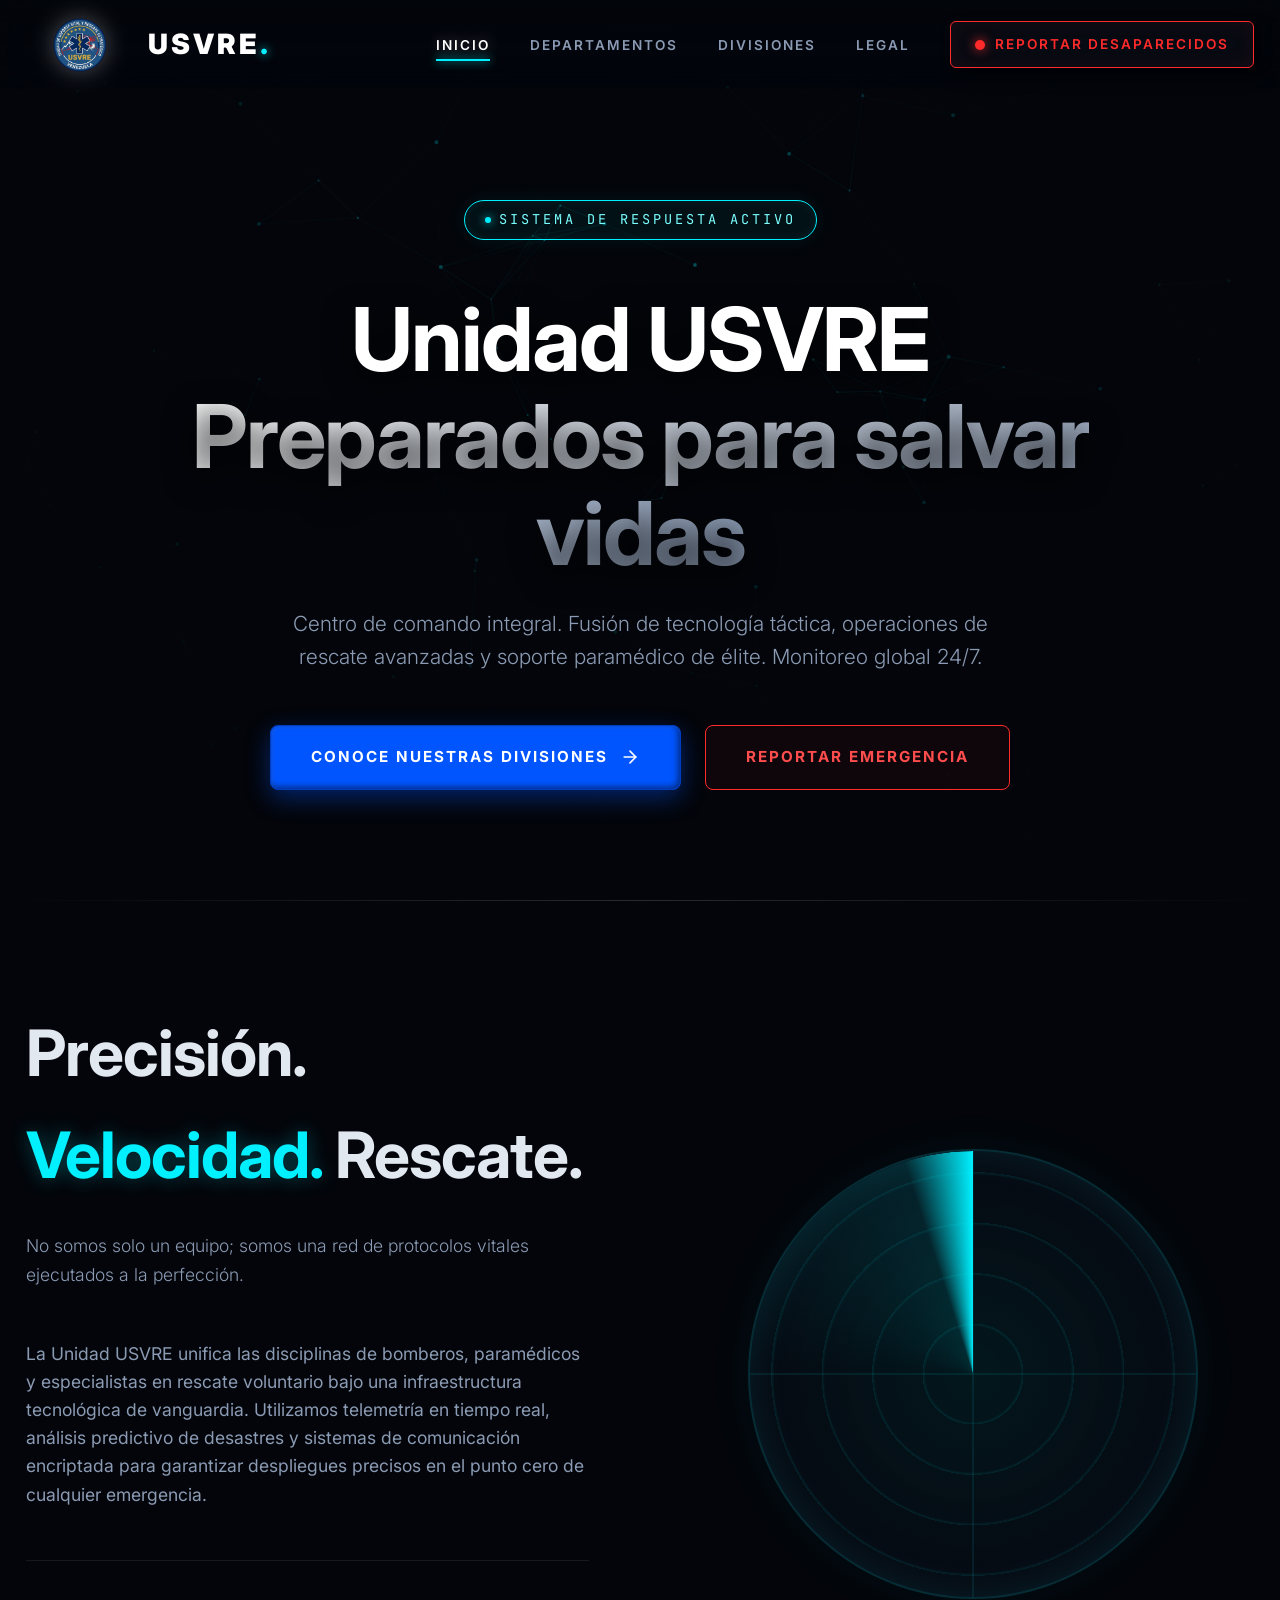
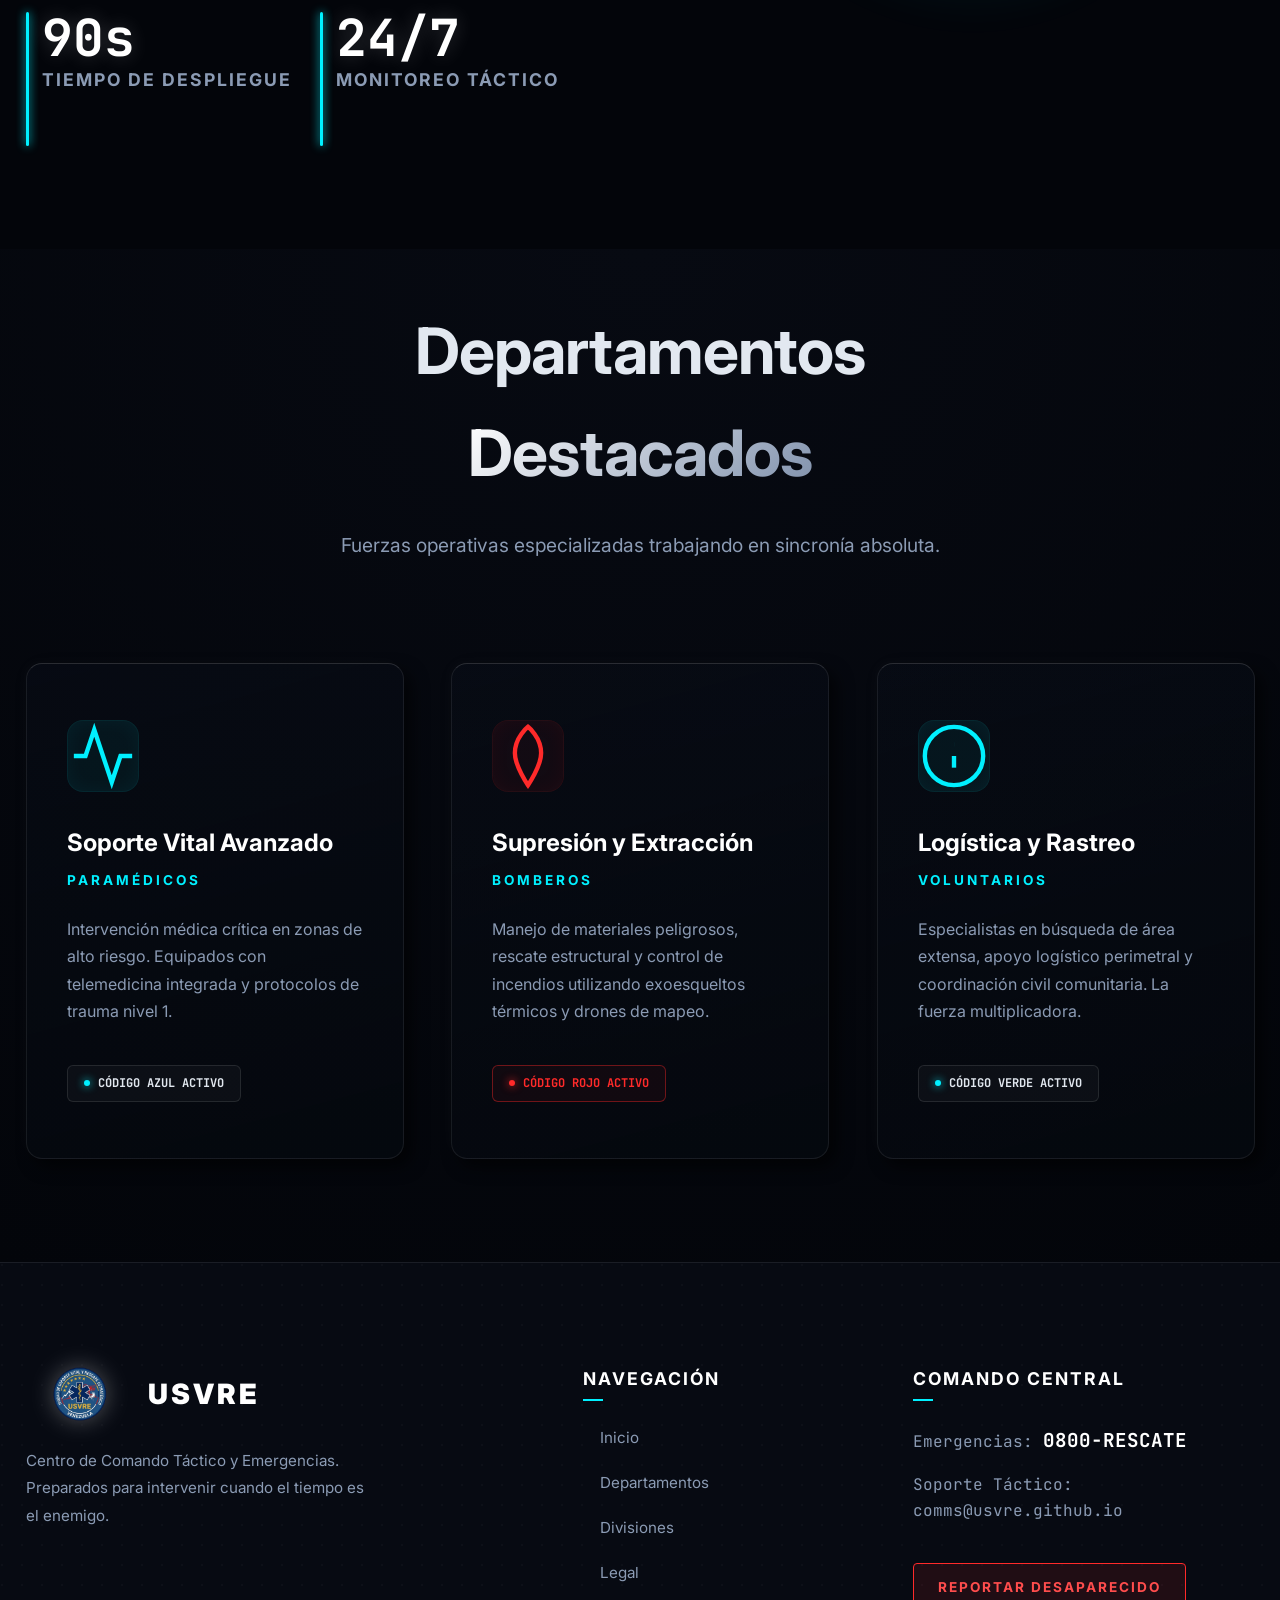
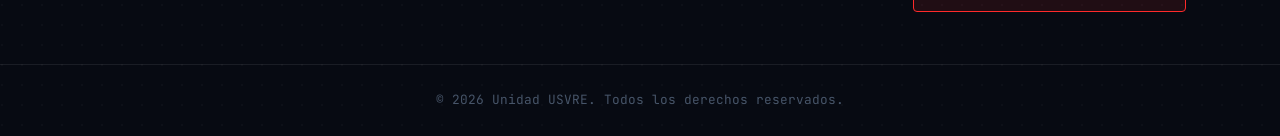
<file: index.html>
<!DOCTYPE html>
<html lang="es">
<head>
    <meta charset="UTF-8">
    <meta name="viewport" content="width=device-width, initial-scale=1.0">
    <title>Unidad USVRE | Centro de Comando de Emergencias</title>
    <link rel="preconnect" href="https://fonts.googleapis.com">
    <link rel="preconnect" href="https://fonts.gstatic.com" crossorigin>
    <link href="https://fonts.googleapis.com/css2?family=Inter:wght@300;500;700;900&family=JetBrains+Mono:wght@400;700&display=swap" rel="stylesheet">
    <link rel="stylesheet" href="style.css">
    <script src="main.js" defer></script>
</head>
<body>
    <header class="glass-header">
        <div class="nav-container">
            <a href="index.html" class="logo-wrapper">
                <img src="/img/logo.png" alt="Logo Unidad USVRE" class="logo">
                <span class="logo-text">USVRE<span class="dot">.</span></span>
            </a>
            
            <button class="hamburger" aria-label="Abrir menú" aria-expanded="false">
                <span></span>
                <span></span>
                <span></span>
            </button>

            <nav class="nav-links">
                <ul>
                    <li><a href="index.html" class="active">Inicio</a></li>
                    <li><a href="/departamentos.html">Departamentos</a></li>
                    <li><a href="/divisiones.html">Divisiones</a></li>
                    <li><a href="/legal.html">Legal</a></li>
                    <li>
                        <a href="/reportardesaparecidos.html" class="btn-alert">
                            <span class="alert-icon"></span>
                            Reportar Desaparecidos
                        </a>
                    </li>
                </ul>
            </nav>
        </div>
    </header>

    <main>
        <section id="hero" class="hero-section">
            <canvas id="networkCanvas"></canvas>
            <div class="hero-overlay"></div>
            <div class="hero-content">
                <div class="badge reveal-element">SISTEMA DE RESPUESTA ACTIVO</div>
                <h1 class="hero-title reveal-element delay-1">
                    Unidad USVRE<br>
                    <span class="text-gradient">Preparados para salvar vidas</span>
                </h1>
                <p class="hero-subtitle reveal-element delay-2">
                    Centro de comando integral. Fusión de tecnología táctica, operaciones de rescate avanzadas y soporte paramédico de élite. Monitoreo global 24/7.
                </p>
                <div class="hero-actions reveal-element delay-3">
                    <a href="/divisiones.html" class="btn btn-primary">
                        Conoce nuestras divisiones
                        <svg width="20" height="20" viewBox="0 0 24 24" fill="none" stroke="currentColor" stroke-width="2" stroke-linecap="round" stroke-linejoin="round"><line x1="5" y1="12" x2="19" y2="12"></line><polyline points="12 5 19 12 12 19"></polyline></svg>
                    </a>
                    <a href="#report" class="btn btn-outline-danger btn-pulse">Reportar Emergencia</a>
                </div>
            </div>
        </section>

        <section id="about" class="about-section">
            <div class="container layout-grid-2">
                <div class="about-text reveal-element">
                    <h2 class="section-title">Precisión. <span class="text-accent">Velocidad.</span> Rescate.</h2>
                    <p class="lead">No somos solo un equipo; somos una red de protocolos vitales ejecutados a la perfección.</p>
                    <p>La Unidad USVRE unifica las disciplinas de bomberos, paramédicos y especialistas en rescate voluntario bajo una infraestructura tecnológica de vanguardia. Utilizamos telemetría en tiempo real, análisis predictivo de desastres y sistemas de comunicación encriptada para garantizar despliegues precisos en el punto cero de cualquier emergencia.</p>
                    <div class="stats-grid">
                        <div class="stat-box">
                            <h3 class="stat-num">90s</h3>
                            <p class="stat-label">Tiempo de Despliegue</p>
                        </div>
                        <div class="stat-box">
                            <h3 class="stat-num">24/7</h3>
                            <p class="stat-label">Monitoreo Táctico</p>
                        </div>
                    </div>
                </div>
                <div class="about-visual reveal-element delay-2">
                    <div class="radar-container">
                        <div class="radar"></div>
                        <div class="radar-sweep"></div>
                        <div class="radar-dot dot-1"></div>
                        <div class="radar-dot dot-2"></div>
                    </div>
                </div>
            </div>
        </section>

        <section id="departamentos" class="departments-section">
            <div class="container">
                <div class="section-header reveal-element">
                    <h2 class="section-title">Departamentos <span class="text-gradient">Destacados</span></h2>
                    <p class="section-subtitle">Fuerzas operativas especializadas trabajando en sincronía absoluta.</p>
                </div>

                <div class="cards-grid">
                    <!-- Tarjeta 1: Paramédicos -->
                    <article class="tilt-card reveal-element delay-1">
                        <div class="card-inner">
                            <div class="card-glow"></div>
                            <div class="card-icon">
                                <svg viewBox="0 0 24 24" fill="none" stroke="currentColor" stroke-width="1.5"><path d="M22 12h-4l-3 9L9 3l-3 9H2"></path></svg>
                            </div>
                            <h3>Soporte Vital Avanzado</h3>
                            <h4>PARAMÉDICOS</h4>
                            <p>Intervención médica crítica en zonas de alto riesgo. Equipados con telemedicina integrada y protocolos de trauma nivel 1.</p>
                            <span class="tech-tag">CÓDIGO AZUL ACTIVO</span>
                        </div>
                    </article>

                    <!-- Tarjeta 2: Bomberos -->
                    <article class="tilt-card reveal-element delay-2">
                        <div class="card-inner border-red">
                            <div class="card-glow"></div>
                            <div class="card-icon red-icon">
                                <svg viewBox="0 0 24 24" fill="none" stroke="currentColor" stroke-width="1.5"><path d="M12 2c0 0-4.5 3.5-4.5 9 0 4.5 4.5 11 4.5 11s4.5-6.5 4.5-11C16.5 5.5 12 2 12 2z"></path></svg>
                            </div>
                            <h3>Supresión y Extracción</h3>
                            <h4>BOMBEROS</h4>
                            <p>Manejo de materiales peligrosos, rescate estructural y control de incendios utilizando exoesqueltos térmicos y drones de mapeo.</p>
                            <span class="tech-tag danger-tag">CÓDIGO ROJO ACTIVO</span>
                        </div>
                    </article>

                    <!-- Tarjeta 3: Voluntarios -->
                    <article class="tilt-card reveal-element delay-3">
                        <div class="card-inner">
                            <div class="card-glow"></div>
                            <div class="card-icon">
                                <svg viewBox="0 0 24 24" fill="none" stroke="currentColor" stroke-width="1.5"><circle cx="12" cy="12" r="10"></circle><path d="M12 16v-4"></path><path d="M12 8h.01"></path></svg>
                            </div>
                            <h3>Logística y Rastreo</h3>
                            <h4>VOLUNTARIOS</h4>
                            <p>Especialistas en búsqueda de área extensa, apoyo logístico perimetral y coordinación civil comunitaria. La fuerza multiplicadora.</p>
                            <span class="tech-tag">CÓDIGO VERDE ACTIVO</span>
                        </div>
                    </article>
                </div>
            </div>
        </section>
    </main>

    <footer class="site-footer">
        <div class="container footer-grid">
            <div class="footer-brand">
                <div class="logo-wrapper">
                    <img src="/img/logo.png" alt="Logo USVRE" class="logo">
                    <span class="logo-text">USVRE</span>
                </div>
                <p>Centro de Comando Táctico y Emergencias. Preparados para intervenir cuando el tiempo es el enemigo.</p>
            </div>
            <div class="footer-links">
                <h4>Navegación</h4>
                <ul>
                    <li><a href="index.html">Inicio</a></li>
                    <li><a href="/departamentos.html">Departamentos</a></li>
                    <li><a href="/divisiones.html">Divisiones</a></li>
                    <li><a href="/legal.html">Legal</a></li>
                </ul>
            </div>
            <div class="footer-contact">
                <h4>Comando Central</h4>
                <p>Emergencias: <strong>0800-RESCATE</strong></p>
                <p>Soporte Táctico: comms@usvre.github.io</p>
                <a href="/reportardesaparecidos.html" class="btn-footer-alert">REPORTAR DESAPARECIDO</a>
            </div>
        </div>
        <div class="footer-bottom">
            <p>&copy; 2026 Unidad USVRE. Todos los derechos reservados.</p>
        </div>
    </footer>
</body>
</html>
</file>
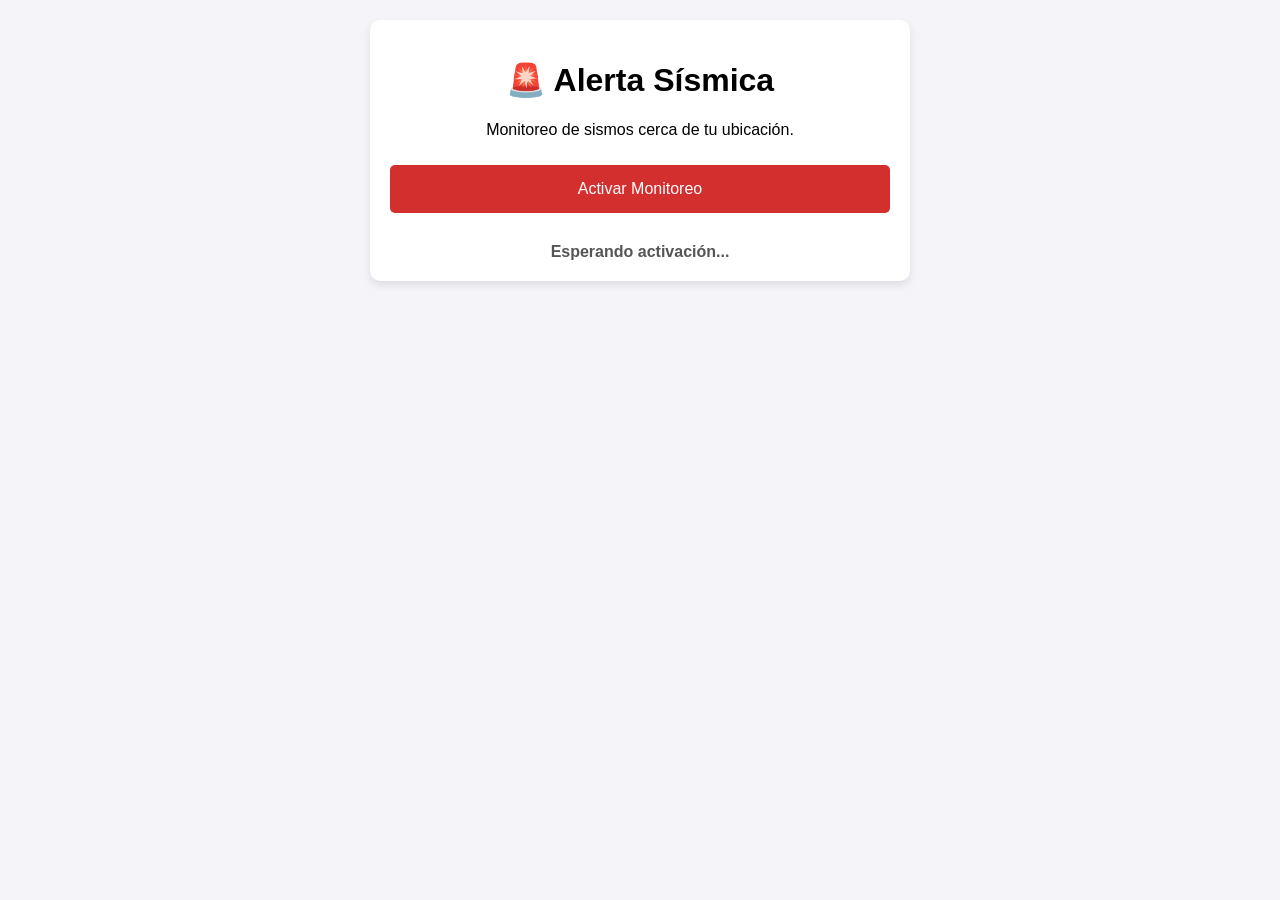
<file: proyecto/hinami/index.html>
<!DOCTYPE html>
<html lang="es">
<head>
    <meta charset="UTF-8">
    <meta name="viewport" content="width=device-width, initial-scale=1.0">
    <title>Alerta Sísmica PWA</title>
    <!-- Vinculamos el manifest para que sea instalable -->
    <link rel="manifest" href="manifest.json">
    <meta name="theme-color" content="#d32f2f">
    <style>
        body {
            font-family: Arial, sans-serif;
            text-align: center;
            background-color: #f4f4f9;
            margin: 0;
            padding: 20px;
        }
        .container {
            max-width: 500px;
            margin: auto;
            background: white;
            padding: 20px;
            border-radius: 10px;
            box-shadow: 0 4px 8px rgba(0,0,0,0.1);
        }
        button {
            background-color: #d32f2f;
            color: white;
            border: none;
            padding: 15px 20px;
            font-size: 16px;
            border-radius: 5px;
            cursor: pointer;
            margin: 10px 0;
            width: 100%;
        }
        button:disabled { background-color: #ccc; }
        #install-btn { display: none; background-color: #1976d2; }
        .status { margin-top: 20px; font-weight: bold; color: #555; }
    </style>
</head>
<body>

    <div class="container">
        <h1>🚨 Alerta Sísmica</h1>
        <p>Monitoreo de sismos cerca de tu ubicación.</p>
        
        <button id="install-btn">📲 Instalar App</button>
        <button id="start-btn">Activar Monitoreo</button>
        
        <div id="status" class="status">Esperando activación...</div>
        <div id="earthquakes"></div>
    </div>

    <script src="app.js"></script>
</body>
</html>
</file>
<file: style.css>
/* =========================================================================
   SISTEMA DE DISEÑO & VARIABLES AVANZADAS
   ========================================================================= */
:root {
    /* 1. Paleta Tecnológica Oscura (Escala Completa) */
    --bg-base: #03050a;
    --bg-surface: rgba(10, 15, 26, 0.45);
    --bg-surface-solid: #070a12;
    --bg-surface-light: rgba(255, 255, 255, 0.03);

    --accent-cyan-300: #7affff;
    --accent-cyan-500: #00f0ff;
    --accent-cyan-700: #0099aa;
    --accent-cyan-glow: rgba(0, 240, 255, 0.3);
    --accent-cyan-dim: rgba(0, 240, 255, 0.08);

    --accent-blue-500: #0055ff;
    --accent-blue-600: #003cc2;
    --accent-blue-glow: rgba(0, 85, 255, 0.4);

    --accent-red-400: #ff4d4d;
    --accent-red-500: #ff2a2a;
    --accent-red-glow: rgba(255, 42, 42, 0.4);
    --accent-red-dim: rgba(255, 42, 42, 0.08);

    /* 2. Tipografía Inmersiva */
    --font-sans: 'Inter', system-ui, -apple-system, sans-serif;
    --font-mono: 'JetBrains Mono', monospace;
    
    --text-white: #ffffff;
    --text-main: #e2e8f0;
    --text-muted: #8b9bb4;
    --text-dark: #475569;

    /* 3. Glassmorphism & Neumorfismo */
    --glass-border-light: rgba(255, 255, 255, 0.08);
    --glass-border-highlight: rgba(255, 255, 255, 0.15);
    --glass-blur: blur(20px) saturate(150%);
    
    --shadow-neumorphic: 
        8px 8px 16px rgba(0, 0, 0, 0.6), 
        -4px -4px 12px rgba(255, 255, 255, 0.02);
    --shadow-tactical-inset: 
        inset 2px 2px 4px rgba(255, 255, 255, 0.05),
        inset -2px -2px 6px rgba(0, 0, 0, 0.5);

    /* 4. Espaciado Fluido (Mobile First a 4K) */
    --nav-height: 90px;
    --space-sm: clamp(0.5rem, 1vw, 1rem);
    --space-md: clamp(1rem, 2vw, 2rem);
    --space-lg: clamp(2rem, 4vw, 4rem);
    --space-xl: clamp(4rem, 8vw, 8rem);

    /* 5. Transiciones Bezier Personalizadas */
    --ease-spring: cubic-bezier(0.175, 0.885, 0.32, 1.275);
    --ease-smooth: cubic-bezier(0.16, 1, 0.3, 1);
    --ease-out-expo: cubic-bezier(0.19, 1, 0.22, 1);
    --transition-fast: 0.2s var(--ease-smooth);
    --transition-normal: 0.4s var(--ease-smooth);
    --transition-slow: 0.8s var(--ease-out-expo);
}

/* =========================================================================
   RESETEO & UTILIDADES BASE
   ========================================================================= */
* {
    margin: 0;
    padding: 0;
    box-sizing: border-box;
}

html {
    scroll-behavior: smooth;
    scrollbar-width: thin;
    scrollbar-color: var(--accent-cyan-700) var(--bg-base);
}

body {
    font-family: var(--font-sans);
    background-color: var(--bg-base);
    color: var(--text-main);
    line-height: 1.6;
    overflow-x: hidden;
    -webkit-font-smoothing: antialiased;
    -moz-osx-font-smoothing: grayscale;
}

/* Scrollbars Premium Sci-Fi */
::-webkit-scrollbar { width: 8px; }
::-webkit-scrollbar-track { background: var(--bg-base); }
::-webkit-scrollbar-thumb {
    background: linear-gradient(180deg, var(--accent-cyan-700), var(--bg-surface-solid));
    border-radius: 4px;
    border: 1px solid var(--accent-cyan-dim);
}
::-webkit-scrollbar-thumb:hover { background: var(--accent-cyan-500); }

::selection {
    background: var(--accent-cyan-glow);
    color: var(--text-white);
}

a { text-decoration: none; color: inherit; }
ul { list-style: none; }

/* Contenedores y Grillas Avanzadas */
.container {
    width: 100%;
    max-width: 1440px;
    margin: 0 auto;
    padding: 0 var(--space-md);
}

.layout-grid-2 {
    display: grid;
    grid-template-columns: repeat(auto-fit, minmax(min(100%, 500px), 1fr));
    gap: var(--space-xl);
    align-items: center;
}

/* Tipografía Avanzada */
.text-gradient {
    background: linear-gradient(135deg, var(--text-white) 0%, var(--text-muted) 50%, var(--text-dark) 100%);
    -webkit-background-clip: text;
    -webkit-text-fill-color: transparent;
    background-size: 200% auto;
    animation: shine 5s linear infinite;
}
.text-accent { 
    color: var(--accent-cyan-500); 
    text-shadow: 0 0 20px var(--accent-cyan-glow);
}

/* =========================================================================
   NAVEGACIÓN (GLASSMORPHISM PREMIUM)
   ========================================================================= */
.glass-header {
    position: fixed;
    top: 0;
    width: 100%;
    height: var(--nav-height);
    background: linear-gradient(180deg, rgba(3, 5, 10, 0.8) 0%, rgba(3, 5, 10, 0) 100%);
    backdrop-filter: var(--glass-blur);
    -webkit-backdrop-filter: var(--glass-blur);
    border-bottom: 1px solid transparent;
    z-index: 1000;
    transition: all var(--transition-normal);
}

.glass-header.scrolled {
    background: rgba(3, 5, 10, 0.75);
    border-bottom: 1px solid var(--glass-border-light);
    box-shadow: 0 10px 40px -10px rgba(0, 0, 0, 0.8), 
                inset 0 -1px 0 var(--glass-border-highlight);
}

.nav-container {
    max-width: 1440px;
    margin: 0 auto;
    padding: 0 var(--space-md);
    height: 100%;
    display: flex;
    justify-content: space-between;
    align-items: center;
}

.logo-wrapper {
    display: flex;
    align-items: center;
    gap: 1rem;
    position: relative;
    z-index: 1001;
    transition: transform var(--transition-spring);
}
.logo-wrapper:hover { transform: scale(1.05); }

.logo {
    height: 58px;
    filter: drop-shadow(0 0 12px rgba(255, 255, 255, 0.3));
}

.logo-text {
    font-size: 1.75rem;
    font-weight: 900;
    letter-spacing: 3px;
    color: var(--text-white);
}
.logo-text .dot { 
    color: var(--accent-cyan-500);
    text-shadow: 0 0 10px var(--accent-cyan-500);
}

.nav-links ul {
    display: flex;
    gap: 2.5rem;
    align-items: center;
}

.nav-links a {
    font-size: 0.85rem;
    font-weight: 600;
    color: var(--text-muted);
    text-transform: uppercase;
    letter-spacing: 2px;
    position: relative;
    padding: 0.5rem 0;
    transition: color var(--transition-fast);
}

.nav-links a::after {
    content: '';
    position: absolute;
    bottom: 0;
    left: 0;
    width: 0%;
    height: 2px;
    background: var(--accent-cyan-500);
    box-shadow: 0 0 10px var(--accent-cyan-500);
    transition: width var(--transition-normal);
}

.nav-links a:hover, .nav-links a.active {
    color: var(--text-white);
    text-shadow: 0 0 15px rgba(255, 255, 255, 0.4);
}
.nav-links a:hover::after, .nav-links a.active::after { width: 100%; }

/* Botón Crítico: Magnético y Vivo */
.btn-alert {
    display: flex !important;
    align-items: center;
    gap: 10px;
    padding: 0.75rem 1.5rem !important;
    background: var(--bg-surface-solid);
    border: 1px solid var(--accent-red-500);
    border-radius: 6px;
    color: var(--accent-red-500) !important;
    box-shadow: var(--shadow-neumorphic), inset 0 0 20px var(--accent-red-dim);
    transition: all var(--transition-fast);
    position: relative;
    overflow: hidden;
}

.btn-alert::before {
    content: '';
    position: absolute;
    inset: 0;
    background: radial-gradient(circle at center, var(--accent-red-glow) 0%, transparent 70%);
    opacity: 0;
    transition: opacity var(--transition-normal);
}

.btn-alert:hover {
    background: var(--accent-red-500);
    color: var(--text-white) !important;
    transform: translateY(-2px);
    box-shadow: 0 10px 30px var(--accent-red-glow), var(--shadow-tactical-inset);
}
.btn-alert:hover::before { opacity: 1; }

.alert-icon {
    width: 10px;
    height: 10px;
    background: var(--accent-red-500);
    border-radius: 50%;
    box-shadow: 0 0 12px var(--accent-red-500);
    animation: blink-critical 1s var(--ease-smooth) infinite;
}
.btn-alert:hover .alert-icon {
    background: var(--text-white);
    box-shadow: 0 0 15px var(--text-white);
}

/* Menú Hamburguesa Moderno */
.hamburger {
    display: none;
    flex-direction: column;
    justify-content: space-between;
    width: 32px;
    height: 20px;
    background: transparent;
    border: none;
    cursor: pointer;
    z-index: 1001;
}

.hamburger span {
    width: 100%;
    height: 2px;
    background: var(--text-white);
    border-radius: 2px;
    transition: transform 0.4s var(--ease-spring), opacity 0.3s ease;
    box-shadow: 0 0 8px rgba(255,255,255,0.2);
}

/* =========================================================================
   HERO SECTION & CANVAS
   ========================================================================= */
.hero-section {
    position: relative;
    height: 100vh;
    min-height: 800px;
    display: flex;
    align-items: center;
    justify-content: center;
    overflow: hidden;
}

#networkCanvas {
    position: absolute;
    inset: 0;
    width: 100%;
    height: 100%;
    z-index: 1;
    pointer-events: none; /* Mejorar rendimiento de ratón */
}

.hero-overlay {
    position: absolute;
    inset: 0;
    background: radial-gradient(circle at 50% 40%, transparent 0%, var(--bg-base) 85%),
                linear-gradient(180deg, rgba(3,5,10,0.6) 0%, transparent 20%, var(--bg-base) 100%);
    z-index: 2;
}

.hero-content {
    position: relative;
    z-index: 3;
    text-align: center;
    max-width: 1000px;
    padding: 0 var(--space-md);
    margin-top: var(--nav-height);
}

.badge {
    display: inline-flex;
    align-items: center;
    gap: 8px;
    padding: 0.5rem 1.25rem;
    background: rgba(0, 240, 255, 0.05);
    border: 1px solid var(--accent-cyan-500);
    color: var(--accent-cyan-300);
    font-family: var(--font-mono);
    font-size: 0.85rem;
    border-radius: 100px;
    margin-bottom: var(--space-lg);
    letter-spacing: 3px;
    box-shadow: 0 0 20px var(--accent-cyan-dim), inset 0 0 10px var(--accent-cyan-dim);
    position: relative;
}
.badge::before {
    content: '';
    width: 6px;
    height: 6px;
    background: var(--accent-cyan-500);
    border-radius: 50%;
    box-shadow: 0 0 10px var(--accent-cyan-500);
}

.hero-title {
    font-size: clamp(3rem, 7vw, 5.5rem);
    letter-spacing: -2px;
    line-height: 1.1;
    margin-bottom: var(--space-md);
    color: var(--text-white);
    text-shadow: 0 10px 30px rgba(0,0,0,0.8);
}

.hero-subtitle {
    font-size: clamp(1.1rem, 2vw, 1.3rem);
    color: var(--text-muted);
    max-width: 750px;
    margin: 0 auto var(--space-lg);
    font-weight: 300;
}

.hero-actions {
    display: flex;
    gap: 1.5rem;
    justify-content: center;
    flex-wrap: wrap;
}

/* Botones Tácticos */
.btn {
    display: inline-flex;
    align-items: center;
    justify-content: center;
    gap: 12px;
    padding: 1.2rem 2.5rem;
    font-weight: 700;
    border-radius: 8px;
    transition: all var(--transition-spring);
    text-transform: uppercase;
    letter-spacing: 2px;
    font-size: 0.95rem;
    cursor: pointer;
    position: relative;
    overflow: hidden;
    z-index: 1;
}

/* Efecto Ripple (Onda) al Hover en CSS puro */
.btn::after {
    content: '';
    position: absolute;
    width: 150%;
    height: 150%;
    background: rgba(255, 255, 255, 0.1);
    border-radius: 50%;
    top: 50%;
    left: 50%;
    transform: translate(-50%, -50%) scale(0);
    transition: transform 0.6s var(--ease-out-expo);
    z-index: -1;
}
.btn:hover::after { transform: translate(-50%, -50%) scale(1); }
.btn:active { transform: scale(0.97); }

.btn-primary {
    background: var(--accent-blue-500);
    color: var(--text-white);
    border: 1px solid var(--accent-blue-600);
    box-shadow: 0 8px 25px var(--accent-blue-glow), var(--shadow-tactical-inset);
}
.btn-primary:hover {
    background: var(--accent-blue-600);
    box-shadow: 0 12px 35px var(--accent-blue-glow), inset 0 0 20px rgba(255,255,255,0.2);
    transform: translateY(-3px);
}

.btn-outline-danger {
    background: rgba(255, 42, 42, 0.05);
    color: var(--accent-red-400);
    border: 1px solid var(--accent-red-500);
    backdrop-filter: blur(5px);
}
.btn-outline-danger:hover {
    background: rgba(255, 42, 42, 0.15);
    transform: translateY(-3px);
    box-shadow: 0 10px 30px var(--accent-red-dim);
}

/* =========================================================================
   SECCIÓN ABOUT & RADAR
   ========================================================================= */
.about-section {
    padding: var(--space-xl) 0;
    position: relative;
}

.about-section::before {
    content: '';
    position: absolute;
    top: 0; left: 0; right: 0; height: 1px;
    background: linear-gradient(90deg, transparent, var(--glass-border-highlight), transparent);
}

.section-title {
    font-size: clamp(2.5rem, 5vw, 4rem);
    margin-bottom: var(--space-md);
    letter-spacing: -1px;
}

.lead {
    font-size: clamp(1.2rem, 2.5vw, 1.5rem);
    color: var(--text-white);
    margin-bottom: var(--space-md);
    font-weight: 300;
}

.about-text p {
    font-size: 1.1rem;
    color: var(--text-muted);
    margin-bottom: var(--space-lg);
}

.stats-grid {
    display: grid;
    grid-template-columns: repeat(2, 1fr);
    gap: var(--space-md);
    border-top: 1px solid var(--glass-border-light);
    padding-top: var(--space-lg);
}

.stat-box {
    position: relative;
    padding-left: 1rem;
}
.stat-box::before {
    content: '';
    position: absolute;
    left: 0; top: 0; bottom: 0; width: 3px;
    background: var(--accent-cyan-500);
    box-shadow: 0 0 10px var(--accent-cyan-500);
    border-radius: 2px;
}

.stat-num {
    font-family: var(--font-mono);
    font-size: clamp(2.5rem, 4vw, 3.5rem);
    color: var(--text-white);
    text-shadow: 0 0 20px rgba(255,255,255,0.2);
    margin-bottom: 0.2rem;
    line-height: 1;
}
.stat-label {
    font-size: 0.9rem;
    font-weight: 700;
    text-transform: uppercase;
    color: var(--accent-cyan-300);
    letter-spacing: 2px;
}

/* Animación de Radar Fluida (60fps con will-change) */
.about-visual {
    display: flex;
    justify-content: center;
    align-items: center;
}

.radar-container {
    position: relative;
    width: 100%;
    max-width: 450px;
    aspect-ratio: 1;
    border-radius: 50%;
    background: radial-gradient(circle, var(--accent-cyan-dim) 0%, var(--bg-surface-solid) 70%);
    border: 2px solid rgba(0, 240, 255, 0.15);
    box-shadow: 0 0 50px rgba(0, 240, 255, 0.05), inset 0 0 40px rgba(0, 240, 255, 0.1);
    overflow: hidden;
}

.radar {
    position: absolute;
    inset: 0;
    border-radius: 50%;
    background: 
        repeating-radial-gradient(transparent, transparent 15%, rgba(0,240,255,0.1) 16%),
        linear-gradient(transparent 49.8%, rgba(0,240,255,0.2) 50%, transparent 50.2%),
        linear-gradient(90deg, transparent 49.8%, rgba(0,240,255,0.2) 50%, transparent 50.2%);
}

.radar-sweep {
    position: absolute;
    inset: 0;
    border-radius: 50%;
    background: conic-gradient(transparent 75%, rgba(0, 240, 255, 0.1) 95%, var(--accent-cyan-500) 100%);
    will-change: transform;
    animation: radar-spin 3s linear infinite;
    clip-path: circle(50%);
}

.radar-dot {
    position: absolute;
    width: 8px;
    height: 8px;
    background: var(--accent-red-500);
    border-radius: 50%;
    box-shadow: 0 0 15px var(--accent-red-500), 0 0 30px var(--accent-red-500);
    opacity: 0;
    will-change: opacity, transform;
}
.dot-1 { top: 25%; left: 65%; animation: radar-ping 3s 0.5s infinite ease-out; }
.dot-2 { top: 60%; left: 35%; animation: radar-ping 3s 1.8s infinite ease-out; }

/* =========================================================================
   DEPARTAMENTOS (3D CARDS & NEUMORFISMO)
   ========================================================================= */
.departments-section {
    padding: var(--space-lg) 0 var(--space-xl);
    background: radial-gradient(circle at top, var(--bg-surface-solid) 0%, var(--bg-base) 100%);
    position: relative;
}

.section-header {
    text-align: center;
    margin-bottom: var(--space-xl);
    max-width: 800px;
    margin-left: auto;
    margin-right: auto;
}
.section-subtitle {
    color: var(--text-muted);
    font-size: 1.2rem;
    margin-top: 1rem;
}

.cards-grid {
    display: grid;
    grid-template-columns: repeat(auto-fit, minmax(340px, 1fr));
    gap: 3rem;
}

/* Contenedor 3D padre manejado por JS */
.tilt-card {
    perspective: 1500px;
    transform-style: preserve-3d;
}

.card-inner {
    position: relative;
    background: linear-gradient(165deg, var(--bg-surface) 0%, rgba(5, 9, 15, 0.8) 100%);
    backdrop-filter: var(--glass-blur);
    border: 1px solid var(--glass-border-light);
    border-top: 1px solid var(--glass-border-highlight);
    padding: 3.5rem 2.5rem;
    border-radius: 16px;
    height: 100%;
    transition: transform 0.1s linear, box-shadow var(--transition-normal), border-color var(--transition-normal);
    transform-style: preserve-3d;
    box-shadow: var(--shadow-neumorphic);
    overflow: hidden;
}

/* Efecto de resplandor (Glow) direccional */
.card-glow {
    position: absolute;
    width: 400px;
    height: 400px;
    background: radial-gradient(circle, rgba(255,255,255,0.08) 0%, transparent 60%);
    border-radius: 50%;
    top: 50%;
    left: 50%;
    transform: translate(-50%, -50%);
    opacity: 0;
    pointer-events: none;
    transition: opacity var(--transition-normal);
    z-index: 0;
}

.card-inner:hover {
    border-color: rgba(255,255,255,0.3);
    box-shadow: 0 30px 60px rgba(0,0,0,0.8), 0 0 20px rgba(255,255,255,0.05);
}
.card-inner:hover .card-glow { opacity: 1; }
.card-inner.border-red:hover { 
    border-color: var(--accent-red-500); 
    box-shadow: 0 30px 60px rgba(0,0,0,0.8), 0 0 20px var(--accent-red-dim);
}

/* Elementos Flotantes (TranslateZ) */
.card-inner > *:not(.card-glow) {
    position: relative;
    z-index: 1;
}

.card-icon {
    width: 72px;
    height: 72px;
    background: rgba(0, 240, 255, 0.05);
    color: var(--accent-cyan-500);
    border-radius: 16px;
    display: flex;
    align-items: center;
    justify-content: center;
    margin-bottom: 2rem;
    transform: translateZ(50px); /* Efecto 3D extremo */
    border: 1px solid var(--accent-cyan-dim);
    box-shadow: inset 0 0 20px rgba(0,240,255,0.05);
    transition: transform var(--transition-spring);
}
.card-inner:hover .card-icon { transform: translateZ(70px) scale(1.1); }

.red-icon {
    background: rgba(255, 42, 42, 0.05);
    color: var(--accent-red-500);
    border-color: var(--accent-red-dim);
    box-shadow: inset 0 0 20px rgba(255,42,42,0.05);
}

.card-inner h3 {
    font-size: 1.5rem;
    margin-bottom: 0.5rem;
    color: var(--text-white);
    transform: translateZ(40px);
}
.card-inner h4 {
    font-size: 0.85rem;
    color: var(--accent-cyan-500);
    letter-spacing: 3px;
    margin-bottom: 1.5rem;
    transform: translateZ(30px);
}
.card-inner p {
    color: var(--text-muted);
    font-size: 1rem;
    line-height: 1.7;
    margin-bottom: 2.5rem;
    transform: translateZ(20px);
}

.tech-tag {
    display: inline-flex;
    align-items: center;
    gap: 8px;
    font-family: var(--font-mono);
    font-size: 0.75rem;
    padding: 0.5rem 1rem;
    background: rgba(255,255,255,0.03);
    border: 1px solid rgba(255,255,255,0.1);
    border-radius: 6px;
    transform: translateZ(25px);
    font-weight: 700;
}
.tech-tag::before {
    content: '';
    width: 6px;
    height: 6px;
    border-radius: 50%;
    background: var(--accent-cyan-500);
    box-shadow: 0 0 8px var(--accent-cyan-500);
}
.danger-tag {
    color: var(--accent-red-500);
    border-color: var(--accent-red-glow);
    background: rgba(255,42,42,0.05);
}
.danger-tag::before {
    background: var(--accent-red-500);
    box-shadow: 0 0 8px var(--accent-red-500);
    animation: blink-critical 1s infinite;
}

/* =========================================================================
   FOOTER TÁCTICO
   ========================================================================= */
.site-footer {
    background: var(--bg-surface-solid);
    border-top: 1px solid var(--glass-border-light);
    padding: var(--space-xl) 0 var(--space-md);
    position: relative;
    overflow: hidden;
}

/* Patrón tecnológico sutil en el fondo del footer */
.site-footer::before {
    content: '';
    position: absolute;
    inset: 0;
    background: url('data:image/svg+xml;utf8,<svg width="20" height="20" xmlns="http://www.w3.org/2000/svg"><circle cx="2" cy="2" r="1" fill="rgba(255,255,255,0.03)"/></svg>') repeat;
    pointer-events: none;
}

.footer-grid {
    display: grid;
    grid-template-columns: 2fr 1fr 1.5fr;
    gap: var(--space-xl);
    margin-bottom: var(--space-lg);
    position: relative;
    z-index: 1;
}

.footer-brand p {
    color: var(--text-muted);
    margin-top: 1.5rem;
    max-width: 350px;
    font-size: 0.95rem;
    line-height: 1.8;
}

.footer-links h4, .footer-contact h4 {
    color: var(--text-white);
    margin-bottom: 2rem;
    font-size: 1.1rem;
    text-transform: uppercase;
    letter-spacing: 2px;
    position: relative;
    display: inline-block;
}
.footer-links h4::after, .footer-contact h4::after {
    content: '';
    position: absolute;
    bottom: -8px; left: 0;
    width: 20px; height: 2px;
    background: var(--accent-cyan-500);
}

.footer-links ul {
    display: flex;
    flex-direction: column;
    gap: 1.2rem;
}

.footer-links a {
    color: var(--text-muted);
    transition: all var(--transition-fast);
    font-size: 0.95rem;
    display: inline-flex;
    align-items: center;
}
.footer-links a::before {
    content: '>';
    font-family: var(--font-mono);
    color: var(--accent-cyan-700);
    margin-right: 8px;
    opacity: 0;
    transform: translateX(-10px);
    transition: all var(--transition-spring);
}
.footer-links a:hover { color: var(--text-white); }
.footer-links a:hover::before {
    opacity: 1;
    transform: translateX(0);
    color: var(--accent-cyan-500);
}

.footer-contact p {
    color: var(--text-muted);
    margin-bottom: 1rem;
    font-size: 1rem;
    font-family: var(--font-mono);
}
.footer-contact strong { color: var(--text-white); font-size: 1.2rem; }

.btn-footer-alert {
    display: inline-flex;
    align-items: center;
    margin-top: 1.5rem;
    padding: 0.8rem 1.5rem;
    background: rgba(255,42,42,0.1);
    border: 1px solid var(--accent-red-500);
    color: var(--accent-red-400);
    font-size: 0.85rem;
    font-weight: 700;
    border-radius: 4px;
    letter-spacing: 2px;
    transition: all var(--transition-fast);
}
.btn-footer-alert:hover {
    background: var(--accent-red-500);
    color: var(--text-white);
    box-shadow: 0 0 20px var(--accent-red-glow);
}

.footer-bottom {
    text-align: center;
    border-top: 1px solid var(--glass-border-light);
    padding-top: var(--space-md);
    color: var(--text-dark);
    font-size: 0.8rem;
    font-family: var(--font-mono);
    position: relative;
    z-index: 1;
}

/* =========================================================================
   ANIMACIONES & MICROINTERACCIONES
   ========================================================================= */

/* Reveal Element Perfeccionado (Se activa desde main.js) */
.reveal-element {
    opacity: 0;
    transform: translateY(60px) scale(0.95) rotateX(-10deg);
    transition: all 1s var(--ease-out-expo);
    will-change: opacity, transform;
}
.reveal-element.active {
    opacity: 1;
    transform: translateY(0) scale(1) rotateX(0deg);
}

.delay-1 { transition-delay: 0.1s; }
.delay-2 { transition-delay: 0.2s; }
.delay-3 { transition-delay: 0.3s; }

/* Keyframes */
@keyframes shine {
    to { background-position: 200% center; }
}

@keyframes blink-critical {
    0%, 100% { opacity: 1; transform: scale(1); }
    50% { opacity: 0.4; transform: scale(0.8); }
}

@keyframes emergencyShadow {
    0% { box-shadow: 0 0 0 0 var(--accent-red-glow); }
    70% { box-shadow: 0 0 0 20px rgba(255, 42, 42, 0); }
    100% { box-shadow: 0 0 0 0 rgba(255, 42, 42, 0); }
}

@keyframes radar-spin {
    from { transform: rotate(0deg); }
    to { transform: rotate(360deg); }
}

@keyframes radar-ping {
    0% { opacity: 1; transform: scale(0); }
    10% { opacity: 1; }
    100% { opacity: 0; transform: scale(4); }
}

/* =========================================================================
   RESPONSIVIDAD EXTREMA (MOBILE FIRST ADAPTATIVO)
   ========================================================================= */

/* Tablets / Laptops Pequeñas */
@media (max-width: 1024px) {
    .layout-grid-2 { grid-template-columns: 1fr; gap: var(--space-lg); text-align: center; }
    .about-text .stats-grid { justify-content: center; text-align: left; }
    .footer-grid { grid-template-columns: 1fr 1fr; gap: 3rem; }
}

/* Mobile */
@media (max-width: 768px) {
    :root { --nav-height: 70px; }
    
    .hamburger { display: flex; }
    
    /* Animación espectacular del menú móvil (Circular) */
    .nav-links {
        position: fixed;
        top: 0; left: 0;
        width: 100vw; height: 100vh;
        background: rgba(3, 5, 10, 0.98);
        backdrop-filter: blur(30px);
        display: flex;
        align-items: center;
        justify-content: center;
        clip-path: circle(0px at calc(100% - 40px) 35px);
        transition: clip-path 0.7s var(--ease-spring);
        z-index: 1000;
    }
    
    .nav-links.nav-active {
        clip-path: circle(150vh at calc(100% - 40px) 35px);
    }

    .nav-links ul {
        flex-direction: column;
        align-items: center;
        gap: 2rem;
    }
    
    .nav-links a { font-size: 1.5rem; }
    
    .hero-actions { flex-direction: column; width: 100%; padding: 0 2rem; }
    .btn { width: 100%; }
    
    .footer-grid { grid-template-columns: 1fr; gap: 2.5rem; text-align: center; }
    .footer-links h4::after, .footer-contact h4::after { left: 50%; transform: translateX(-50%); }
    .footer-links a::before { display: none; }
    .footer-brand p { margin: 1.5rem auto 0; }
    
    /* Animación del icono hamburguesa */
    .hamburger.toggle span:nth-child(1) { transform: translateY(9px) rotate(45deg); background: var(--accent-cyan-500); }
    .hamburger.toggle span:nth-child(2) { opacity: 0; transform: translateX(-20px); }
    .hamburger.toggle span:nth-child(3) { transform: translateY(-9px) rotate(-45deg); background: var(--accent-cyan-500); }
}

/* Pantallas Extra Pequeñas */
@media (max-width: 480px) {
    .stats-grid { grid-template-columns: 1fr; }
    .card-inner { padding: 2.5rem 1.5rem; }
}
</file>
